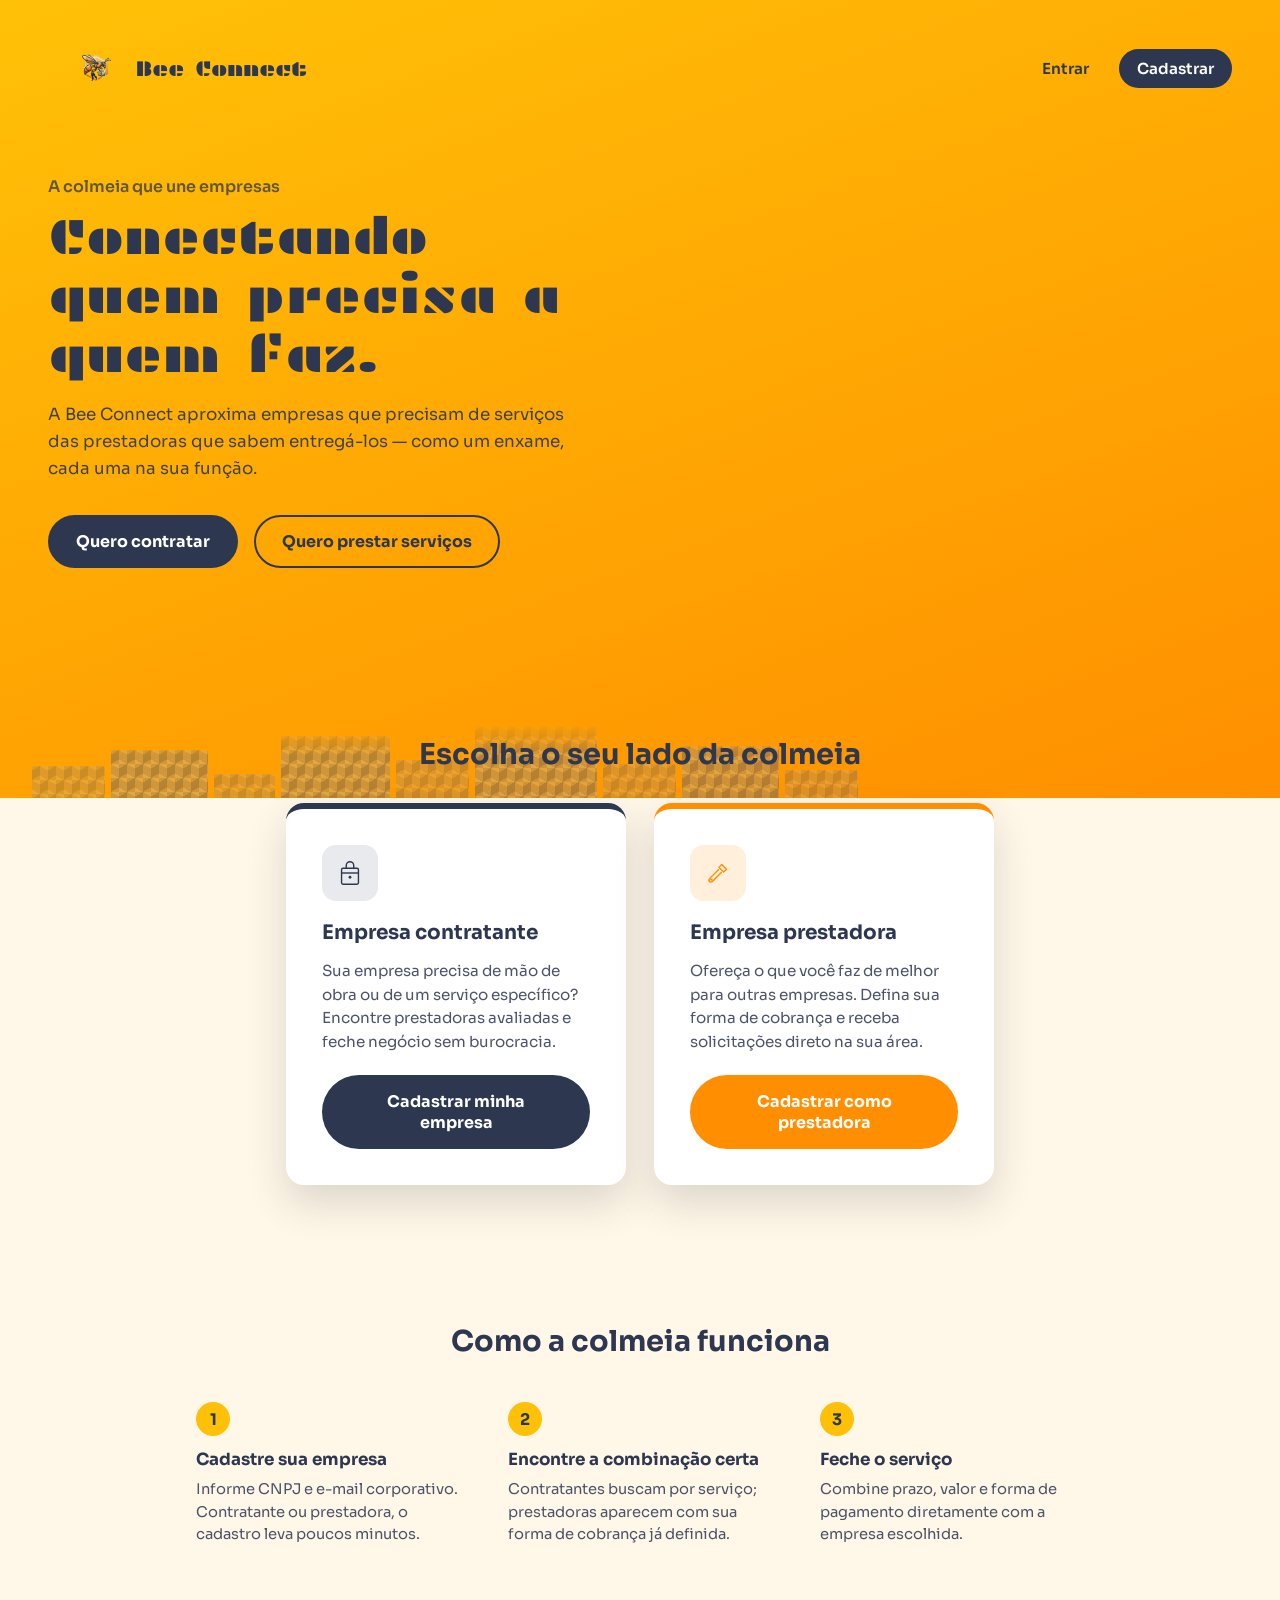
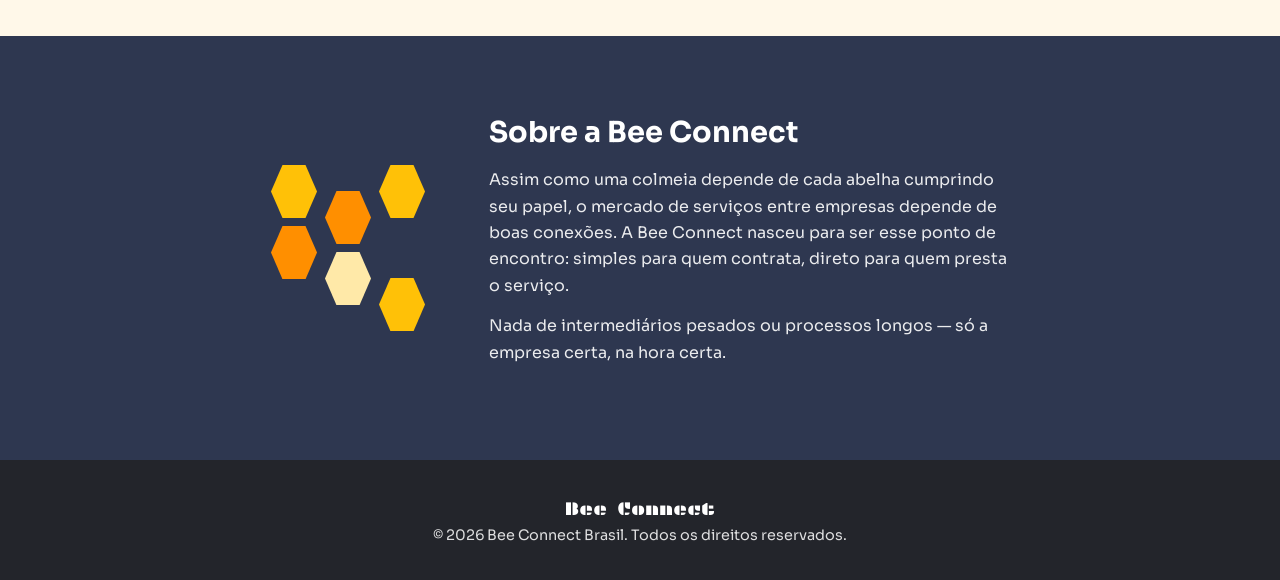
<file: bee-connect/site/index.html>
<!DOCTYPE html>
<html lang="pt-BR">
<head>
    <meta charset="UTF-8">
    <meta name="viewport" content="width=device-width, initial-scale=1.0">
    <title>Bee Connect</title>
    <link rel="stylesheet" href="estilo.css">
    <link rel="preconnect" href="https://fonts.googleapis.com">
    <link rel="preconnect" href="https://fonts.gstatic.com" crossorigin>
    <link href="https://fonts.googleapis.com/css2?family=Plaster&family=Sora:wght@400;500;600;700;800&display=swap" rel="stylesheet">
</head>
<body>

<header>
    <nav class="topo">
        <a class="marca" href="#top">
            <img src="Imagens/BeeConnectLogo.png" alt="Bee Connect logo" class="logo">
            <span class="plaster-regular">Bee Connect</span>
        </a>
        <div class="links-topo">
            <a href="login.html">Entrar</a>
            <a href="cadastro.html" class="botao-nav">Cadastrar</a>
        </div>
    </nav>

    <div class="apresentacao">
        <div class="texto-hero">
            <p class="eyebrow">A colmeia que une empresas</p>
            <h1 class="plaster-regular">Conectando quem precisa a quem faz.</h1>
            <p class="subtexto">A Bee Connect aproxima empresas que precisam de serviços das prestadoras que sabem entregá-los — como um enxame, cada uma na sua função.</p>
            <div class="cta-hero">
                <a href="#cadastro" class="botao botao-primario">Quero contratar</a>
                <a href="#cadastro" class="botao botao-secundario">Quero prestar serviços</a>
            </div>
        </div>
    </div>

    <div class="skyline" aria-hidden="true">
        <div class="predio p1"></div>
        <div class="predio p2"></div>
        <div class="predio p3"></div>
        <div class="predio p4"></div>
        <div class="predio p5"></div>
        <div class="predio p6"></div>
        <div class="predio p7"></div>
        <div class="predio p8"></div>
        <div class="predio p9"></div>
    </div>
</header>

<main>
    <section id="cadastro" class="secao-cadastro">
        <h2>Escolha o seu lado da colmeia</h2>
        <div class="cards-flutuantes">
            <article class="card-cadastro card-contratante">
                <div class="icone-card">
                    <svg viewBox="0 0 64 64" fill="none" xmlns="http://www.w3.org/2000/svg">
                        <rect x="14" y="22" width="36" height="34" rx="3" stroke="currentColor" stroke-width="3"/>
                        <path d="M24 22V16a8 8 0 0 1 16 0v6" stroke="currentColor" stroke-width="3" stroke-linecap="round"/>
                        <path d="M14 32h36" stroke="currentColor" stroke-width="3"/>
                        <circle cx="32" cy="41" r="3" fill="currentColor"/>
                    </svg>
                </div>
                <h3>Empresa contratante</h3>
                <p>Sua empresa precisa de mão de obra ou de um serviço específico? Encontre prestadoras avaliadas e feche negócio sem burocracia.</p>
                <a href="cadastro.html?tipo=requisitante" class="botao botao-card">Cadastrar minha empresa</a>
            </article>

            <article class="card-cadastro card-prestadora">
                <div class="icone-card">
                    <svg viewBox="0 0 64 64" fill="none" xmlns="http://www.w3.org/2000/svg">
                        <path d="M40 14l10 10-6 6-10-10z" stroke="currentColor" stroke-width="3" stroke-linejoin="round"/>
                        <path d="M34 24 14 44a4 4 0 0 0 6 6l20-20" stroke="currentColor" stroke-width="3" stroke-linejoin="round"/>
                        <circle cx="18" cy="46" r="2.5" fill="currentColor"/>
                    </svg>
                </div>
                <h3>Empresa prestadora</h3>
                <p>Ofereça o que você faz de melhor para outras empresas. Defina sua forma de cobrança e receba solicitações direto na sua área.</p>
                <a href="cadastro.html?tipo=prestadora" class="botao botao-card">Cadastrar como prestadora</a>
            </article>
        </div>
    </section>

    <section class="secao-como-funciona">
        <h2>Como a colmeia funciona</h2>
        <ol class="etapas">
            <li>
                <span class="numero">1</span>
                <h3>Cadastre sua empresa</h3>
                <p>Informe CNPJ e e-mail corporativo. Contratante ou prestadora, o cadastro leva poucos minutos.</p>
            </li>
            <li>
                <span class="numero">2</span>
                <h3>Encontre a combinação certa</h3>
                <p>Contratantes buscam por serviço; prestadoras aparecem com sua forma de cobrança já definida.</p>
            </li>
            <li>
                <span class="numero">3</span>
                <h3>Feche o serviço</h3>
                <p>Combine prazo, valor e forma de pagamento diretamente com a empresa escolhida.</p>
            </li>
        </ol>
    </section>

    <section class="secao-sobre">
        <div class="favo" aria-hidden="true">
            <span></span><span></span><span></span>
            <span></span><span></span><span></span>
        </div>
        <div class="texto-sobre">
            <h2>Sobre a Bee Connect</h2>
            <p>Assim como uma colmeia depende de cada abelha cumprindo seu papel, o mercado de serviços entre empresas depende de boas conexões. A Bee Connect nasceu para ser esse ponto de encontro: simples para quem contrata, direto para quem presta o serviço.</p>
            <p>Nada de intermediários pesados ou processos longos — só a empresa certa, na hora certa.</p>
        </div>
    </section>
</main>

<footer>
    <p class="plaster-regular">Bee Connect</p>
    <p>&copy; 2026 Bee Connect Brasil. Todos os direitos reservados.</p>
</footer>

</body>
</html>
</file>
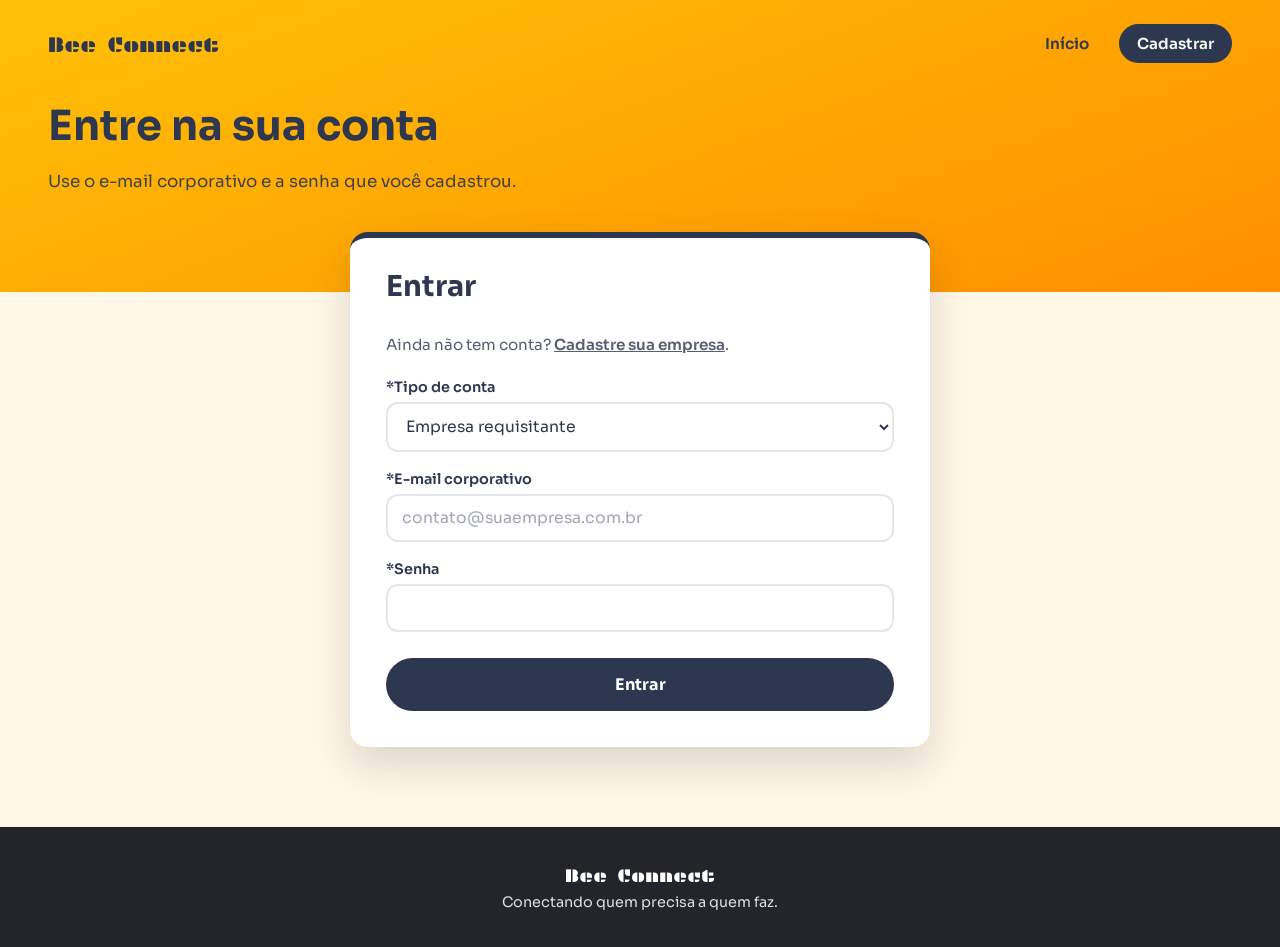
<file: bee-connect/site/login.html>
<!DOCTYPE html>
<html lang="pt-BR">
<head>
  <meta charset="UTF-8">
  <meta name="viewport" content="width=device-width, initial-scale=1">
  <title>Entrar — Bee Connect</title>

  <link rel="preconnect" href="https://fonts.googleapis.com">
  <link rel="preconnect" href="https://fonts.gstatic.com" crossorigin>
  <link href="https://fonts.googleapis.com/css2?family=Plaster&family=Sora:wght@400;600;700&display=swap" rel="stylesheet">

  <link rel="stylesheet" href="logEstilo.css">
  <link rel="stylesheet" href="estilo.css">
</head>
<body>

  <header class="header-cadastro">
    <div class="topo">
      <a href="index.html" class="marca plaster-regular">Bee Connect</a>
      <nav class="links-topo">
        <a href="index.html">Início</a>
        <a href="cadastro.html" class="botao-nav">Cadastrar</a>
      </nav>
    </div>

    <div class="apresentacao">
      <h1>Entre na sua conta</h1>
      <p class="subtexto">Use o e-mail corporativo e a senha que você cadastrou.</p>
    </div>
  </header>

  <main>
    <section class="secao-cadastro secao-form">
      <div class="cartao-form" data-tipo="requisitante">
        <div class="painel">
          <h2>Entrar</h2>
          <p class="intro">Ainda não tem conta? <a href="cadastro.html">Cadastre sua empresa</a>.</p>

          <p class="sucesso falha" role="alert" hidden></p>

          <form class="formulario" novalidate>
            <div class="campo">
              <label for="log-tipo">*Tipo de conta</label>
              <select id="log-tipo" name="tipo" required aria-describedby="log-tipo-erro">
                <option value="requisitante">Empresa requisitante</option>
                <option value="prestadora">Empresa prestadora</option>
              </select>
              <p class="erro" id="log-tipo-erro"></p>
            </div>

            <div class="campo">
              <label for="log-email">*E-mail corporativo</label>
              <input id="log-email" name="email" type="email" autocomplete="email"
                     placeholder="contato@suaempresa.com.br"
                     required aria-describedby="log-email-erro">
              <p class="erro" id="log-email-erro"></p>
            </div>

            <div class="campo">
              <label for="log-senha">*Senha</label>
              <input id="log-senha" name="senha" type="password" autocomplete="current-password"
                     required aria-describedby="log-senha-erro">
              <p class="erro" id="log-senha-erro"></p>
            </div>

            <button type="submit" class="botao botao-primario botao-cheio">Entrar</button>
          </form>
        </div>
      </div>
    </section>
  </main>

  <footer>
    <p class="plaster-regular">Bee Connect</p>
    <p>Conectando quem precisa a quem faz.</p>
  </footer>

  <script src="login.js"></script>
</body>
</html>
</file>
<file: bee-connect/site/estilo.css>
/* ===== Bee Connect — tokens ===== */
:root {
  --honey: #FFC107;
  --honey-deep: #FF8F00;
  --honey-light: #FFE9A8;
  --navy: #49577C;
  --navy-deep: #2E3750;
  --charcoal: #23252B;
  --cream: #FFF8E9;
  --white: #FFFFFF;
  --linha: rgba(46, 55, 80, 0.12);
  --sombra: 0 18px 40px rgba(35, 37, 43, 0.16);
  --raio: 18px;
}

* { box-sizing: border-box; }

body {
  margin: 0;
  font-family: "Sora", system-ui, sans-serif;
  color: var(--navy-deep);
  background: var(--cream);
}

.plaster-regular {
  font-family: "Plaster", system-ui;
  font-weight: 400;
  font-style: normal;
}

a { color: inherit; }

h1, h2, h3 { line-height: 1.15; margin: 0; }

/* ===== Header ===== */
header {
  position: relative;
  background: linear-gradient(160deg, var(--honey) 0%, var(--honey-deep) 100%);
  overflow: hidden;
  padding-bottom: 150px; /* espaço para o skyline, longe do texto */
}

.topo {
  display: flex;
  align-items: center;
  justify-content: space-between;
  padding: 24px 48px 0;
  position: relative;
  z-index: 2;
}

.marca {
  display: flex;
  align-items: center;
  gap: 10px;
  text-decoration: none;
  font-size: 1.4rem;
  color: var(--navy-deep);
}

.marca .logo {
  width: 60px;
  height: auto;
}

.links-topo {
  display: flex;
  align-items: center;
  gap: 12px;
}

header nav a {
  text-decoration: none;
  color: var(--navy-deep);
  padding: 10px 18px;
  border-radius: 999px;
  font-weight: 600;
  font-size: 0.95rem;
  transition: background-color 0.2s ease;
}

.links-topo a:hover { background-color: rgba(46, 55, 80, 0.08); }

.botao-nav {
  background-color: var(--navy-deep);
  color: var(--white) !important;
}

.botao-nav:hover { background-color: var(--navy) !important; }

.apresentacao {
  position: relative;
  z-index: 2;
  padding: 64px 48px 80px;
  max-width: 640px;
}

.eyebrow {
  margin: 0 0 10px;
  font-weight: 600;
  color: var(--navy-deep);
  opacity: 0.75;
}

.apresentacao h1 {
  font-size: clamp(2.4rem, 4vw, 3.4rem);
  color: var(--navy-deep);
  margin-bottom: 18px;
}

.subtexto {
  font-size: 1.05rem;
  line-height: 1.6;
  color: var(--navy-deep);
  opacity: 0.9;
  margin-bottom: 32px;
}

.cta-hero { display: flex; gap: 16px; flex-wrap: wrap; }

.botao {
  display: inline-block;
  text-decoration: none;
  font-weight: 700;
  padding: 14px 26px;
  border-radius: 999px;
  border: 2px solid transparent;
  transition: transform 0.15s ease, background-color 0.2s ease;
}

.botao:hover { transform: translateY(-2px); }

.botao-primario {
  background-color: var(--navy-deep);
  color: var(--white);
}
.botao-primario:hover { background-color: var(--navy); }

.botao-secundario {
  background-color: transparent;
  border-color: var(--navy-deep);
  color: var(--navy-deep);
}
.botao-secundario:hover { background-color: rgba(46, 55, 80, 0.08); }

/* ===== Skyline feito só com CSS, com efeito de distância ===== */
.skyline {
  position: absolute;
  bottom: 0;
  left: 0;
  right: 0;
  height: 76px;
  display: flex;
  align-items: flex-end;
  gap: 6px;
  padding: 0 32px;
  z-index: 1;
  /* névoa suave separando o texto do horizonte */
  -webkit-mask-image: linear-gradient(to top, black 55%, transparent 100%);
          mask-image: linear-gradient(to top, black 55%, transparent 100%);
}

.predio {
  background-color: var(--navy);
  opacity: 0.28;
  border-radius: 3px 3px 0 0;
  /* janelas em formato de favo de mel, feitas só com gradientes CSS */
  background-image:
    linear-gradient(30deg, var(--honey-light) 12%, transparent 12.5%, transparent 87%, var(--honey-light) 87.5%, var(--honey-light)),
    linear-gradient(150deg, var(--honey-light) 12%, transparent 12.5%, transparent 87%, var(--honey-light) 87.5%, var(--honey-light)),
    linear-gradient(30deg, var(--honey-light) 12%, transparent 12.5%, transparent 87%, var(--honey-light) 87.5%, var(--honey-light)),
    linear-gradient(150deg, var(--honey-light) 12%, transparent 12.5%, transparent 87%, var(--honey-light) 87.5%, var(--honey-light)),
    linear-gradient(60deg, var(--honey-light) 25%, transparent 25.5%, transparent 75%, var(--honey-light) 75%, var(--honey-light)),
    linear-gradient(60deg, var(--honey-light) 25%, transparent 25.5%, transparent 75%, var(--honey-light) 75%, var(--honey-light));
  background-size: 16px 28px;
  background-position: 0 0, 0 0, 8px 14px, 8px 14px, 0 0, 8px 14px;
  background-blend-mode: soft-light;
}

/* prédios mais próximos: um pouco mais nítidos e escuros, dão profundidade */
.p2, .p4, .p6, .p8 { opacity: 0.4; }

.p1 { width: 6%;  height: 32px; }
.p2 { width: 8%;  height: 48px; }
.p3 { width: 5%;  height: 24px; }
.p4 { width: 9%;  height: 62px; }
.p5 { width: 6%;  height: 38px; }
.p6 { width: 10%; height: 72px; }
.p7 { width: 6%;  height: 34px; }
.p8 { width: 8%;  height: 52px; }
.p9 { width: 6%;  height: 28px; }

/* ===== Cards flutuantes de cadastro ===== */
main { position: relative; z-index: 3; }

.secao-cadastro {
  margin-top: -60px;
  padding: 0 48px 80px;
  text-align: center;
}

.secao-cadastro h2 {
  font-size: 1.8rem;
  margin-bottom: 32px;
  color: var(--navy-deep);
}

.cards-flutuantes {
  display: flex;
  gap: 28px;
  justify-content: center;
  flex-wrap: wrap;
}

.card-cadastro {
  background-color: var(--white);
  border-radius: var(--raio);
  box-shadow: var(--sombra);
  padding: 36px;
  width: 340px;
  text-align: left;
  border-top: 6px solid transparent;
  transition: transform 0.2s ease;
}

.card-cadastro:hover { transform: translateY(-6px); }

.card-contratante { border-top-color: var(--navy-deep); }
.card-prestadora { border-top-color: var(--honey-deep); }

.icone-card {
  width: 56px;
  height: 56px;
  border-radius: 14px;
  display: flex;
  align-items: center;
  justify-content: center;
  margin-bottom: 20px;
}

.card-contratante .icone-card { background-color: rgba(46, 55, 80, 0.1); color: var(--navy-deep); }
.card-prestadora .icone-card { background-color: rgba(255, 143, 0, 0.14); color: var(--honey-deep); }

.icone-card svg { width: 30px; height: 30px; }

.card-cadastro h3 { font-size: 1.25rem; margin-bottom: 10px; }

.card-cadastro p {
  font-size: 0.95rem;
  line-height: 1.55;
  color: var(--navy-deep);
  opacity: 0.85;
  margin-bottom: 22px;
  min-height: 82px;
}

.botao-card {
  display: block;
  text-align: center;
  color: var(--white);
}

.card-contratante .botao-card { background-color: var(--navy-deep); }
.card-contratante .botao-card:hover { background-color: var(--navy); }
.card-prestadora .botao-card { background-color: var(--honey-deep); }
.card-prestadora .botao-card:hover { background-color: #E67E00; }

/* ===== Como funciona ===== */
.secao-como-funciona {
  padding: 60px 48px 90px;
  max-width: 1000px;
  margin: 0 auto;
  text-align: center;
}

.secao-como-funciona h2 { font-size: 1.8rem; margin-bottom: 44px; }

.etapas {
  list-style: none;
  margin: 0;
  padding: 0;
  display: grid;
  grid-template-columns: repeat(3, 1fr);
  gap: 32px;
  text-align: left;
}

.etapas li { position: relative; padding-left: 8px; }

.numero {
  display: inline-flex;
  align-items: center;
  justify-content: center;
  width: 34px;
  height: 34px;
  border-radius: 50%;
  background-color: var(--honey);
  color: var(--navy-deep);
  font-weight: 700;
  margin-bottom: 14px;
}

.etapas h3 { font-size: 1.05rem; margin-bottom: 8px; }
.etapas p { font-size: 0.92rem; line-height: 1.55; opacity: 0.85; margin: 0; }

/* ===== Sobre ===== */
.secao-sobre {
  background-color: var(--navy-deep);
  color: var(--white);
  padding: 80px 48px;
  display: flex;
  align-items: center;
  gap: 64px;
  flex-wrap: wrap;
  justify-content: center;
}

.texto-sobre { max-width: 520px; }
.texto-sobre h2 { font-size: 1.8rem; margin-bottom: 18px; }
.texto-sobre p { line-height: 1.65; opacity: 0.9; margin: 0 0 14px; }

/* favo de mel decorativo, feito só com CSS (hexágonos via clip-path) */
.favo {
  --hex: 46px;
  display: grid;
  grid-template-columns: repeat(3, var(--hex));
  gap: 8px;
  flex-shrink: 0;
}

.favo span {
  width: var(--hex);
  height: calc(var(--hex) * 1.1547);
  background-color: var(--honey);
  clip-path: polygon(25% 0%, 75% 0%, 100% 50%, 75% 100%, 25% 100%, 0% 50%);
}

.favo span:nth-child(2) { background-color: var(--honey-deep); margin-top: 26px; }
.favo span:nth-child(4) { background-color: var(--honey-deep); margin-top: -26px; }
.favo span:nth-child(5) { background-color: var(--honey-light); }
.favo span:nth-child(6) { margin-top: 26px; }

/* ===== Footer ===== */
footer {
  background-color: var(--charcoal);
  color: var(--white);
  text-align: center;
  padding: 32px 24px;
}

footer p { margin: 4px 0; opacity: 0.85; font-size: 0.9rem; }
footer .plaster-regular { font-size: 1.2rem; opacity: 1; margin-bottom: 6px; }

/* ===== Responsivo ===== */
@media (max-width: 900px) {
  .etapas { grid-template-columns: 1fr; }
  .secao-sobre { flex-direction: column; text-align: center; }
  .texto-sobre { text-align: left; }
}

@media (max-width: 640px) {
  .topo, .apresentacao, .secao-cadastro, .secao-como-funciona, .secao-sobre {
    padding-left: 20px;
    padding-right: 20px;
  }
  .marca span { display: none; }
  .cards-flutuantes { flex-direction: column; align-items: center; }
  .card-cadastro { width: 100%; max-width: 360px; }
  .skyline { padding: 0 16px; }
}
</file>
<file: bee-connect/site/logEstilo.css>
/* ===== Cadastro — depende dos tokens (:root) do estilo.css ===== */

/* Header mais baixo que o da home (sem skyline) */
.header-cadastro { padding-bottom: 96px; }

.header-cadastro .apresentacao {
  padding: 40px 48px 0;
  max-width: 640px;
}

.header-cadastro .apresentacao h1 { font-size: clamp(2rem, 3.4vw, 2.6rem); }
.header-cadastro .subtexto { margin-bottom: 0; }

/* ===== Cartão principal (sobe sobre o header, como os cards da home) ===== */
.secao-form { padding-bottom: 80px; }

.cartao-form {
  max-width: 580px;
  margin: 0 auto;
  background-color: var(--white);
  border-radius: var(--raio);
  box-shadow: var(--sombra);
  border-top: 6px solid var(--navy-deep);
  text-align: left;
  overflow: hidden;
  transition: border-color 0.2s ease;
}

.cartao-form[data-tipo="prestadora"] { border-top-color: var(--honey-deep); }

/* ===== Abas ===== */
.abas {
  display: grid;
  grid-template-columns: 1fr 1fr;
  background-color: rgba(46, 55, 80, 0.05);
  border-bottom: 1px solid var(--linha);
}

.aba {
  font: inherit;
  color: var(--navy-deep);
  background: transparent;
  border: 0;
  border-bottom: 3px solid transparent;
  padding: 18px 20px;
  text-align: left;
  cursor: pointer;
  opacity: 0.65;
  transition: opacity 0.2s ease, background-color 0.2s ease;
}

.aba strong { display: block; font-size: 1rem; margin-bottom: 2px; }
.aba span { font-size: 0.82rem; }
.aba:hover { opacity: 1; }

.aba[aria-selected="true"] {
  opacity: 1;
  background-color: var(--white);
}

.aba-requisitante[aria-selected="true"] { border-bottom-color: var(--navy-deep); }
.aba-prestadora[aria-selected="true"] { border-bottom-color: var(--honey-deep); }

.aba:focus-visible {
  outline: 3px solid var(--honey);
  outline-offset: -3px;
}

/* ===== Painel / formulário ===== */
.painel { padding: 32px 36px 36px; }

.painel h2 { font-size: 1.35rem; margin-bottom: 6px; }

.intro {
  margin: 0 0 24px;
  font-size: 0.95rem;
  opacity: 0.8;
}

.linha-campos {
  display: grid;
  grid-template-columns: 1fr 1fr;
  column-gap: 16px;
}

.campo { margin-bottom: 18px; }

.campo label {
  display: block;
  font-weight: 600;
  font-size: 0.9rem;
  margin-bottom: 6px;
}

.campo input[type="text"],
.campo input[type="email"],
.campo input[type="tel"],
.campo input[type="password"],
.campo select {
  width: 100%;
  font: inherit;
  font-size: 0.98rem;
  color: var(--navy-deep);
  background-color: var(--white);
  border: 2px solid var(--linha);
  border-radius: 12px;
  padding: 12px 14px;
  transition: border-color 0.2s ease;
}

.campo input::placeholder { color: rgba(46, 55, 80, 0.45); }

.campo input:focus,
.campo select:focus {
  outline: 3px solid var(--honey);
  outline-offset: 1px;
  border-color: var(--navy-deep);
}

.campo [aria-invalid="true"] { border-color: #C62828; }

/* Mensagem de erro: só aparece quando o JS escreve algo nela */
.erro {
  margin: 6px 0 0;
  font-size: 0.83rem;
  color: #B3261E;
}
.erro:empty { display: none; }

/* Checkbox dos termos */
.campo .termos {
  display: flex;
  align-items: flex-start;
  gap: 10px;
  font-weight: 400;
  font-size: 0.9rem;
  margin-bottom: 0;
  cursor: pointer;
}

.termos input {
  width: 18px;
  height: 18px;
  margin: 2px 0 0;
  accent-color: var(--navy-deep);
  flex-shrink: 0;
}

/* ===== Botões de envio ===== */
.botao-cheio {
  display: block;
  width: 100%;
  font: inherit;
  font-weight: 700;
  text-align: center;
  cursor: pointer;
  margin-top: 8px;
}

/* honey com texto navy: contraste melhor que branco sobre laranja */
.botao-prestadora {
  background-color: var(--honey);
  color: var(--navy-deep);
}
.botao-prestadora:hover { background-color: var(--honey-deep); }

.botao-cheio:focus-visible {
  outline: 3px solid var(--honey);
  outline-offset: 3px;
}

/* ===== Mensagem de sucesso ===== */
.sucesso {
  margin: 0 0 20px;
  padding: 14px 16px;
  border-radius: 12px;
  background-color: var(--honey-light);
  font-weight: 600;
  font-size: 0.95rem;
}

.sucesso.falha {
  background-color: #FDECEA;
  color: #B3261E;
}

/* ===== Login / painel ===== */
.intro a { font-weight: 600; }

.dados-conta {
  display: grid;
  grid-template-columns: auto 1fr;
  gap: 10px 16px;
  margin: 0 0 24px;
  font-size: 0.95rem;
}
.dados-conta dt { font-weight: 600; }
.dados-conta dd { margin: 0; overflow-wrap: anywhere; }

/* ===== Responsivo ===== */
@media (max-width: 640px) {
  .header-cadastro .apresentacao { padding: 32px 20px 0; }
  .secao-form { padding-bottom: 56px; }
  .painel { padding: 24px 20px 28px; }
  .linha-campos { grid-template-columns: 1fr; }
  .aba { padding: 14px; }
  .aba span { display: none; }
}

@media (prefers-reduced-motion: reduce) {
  * { transition: none !important; }
}
</file>
